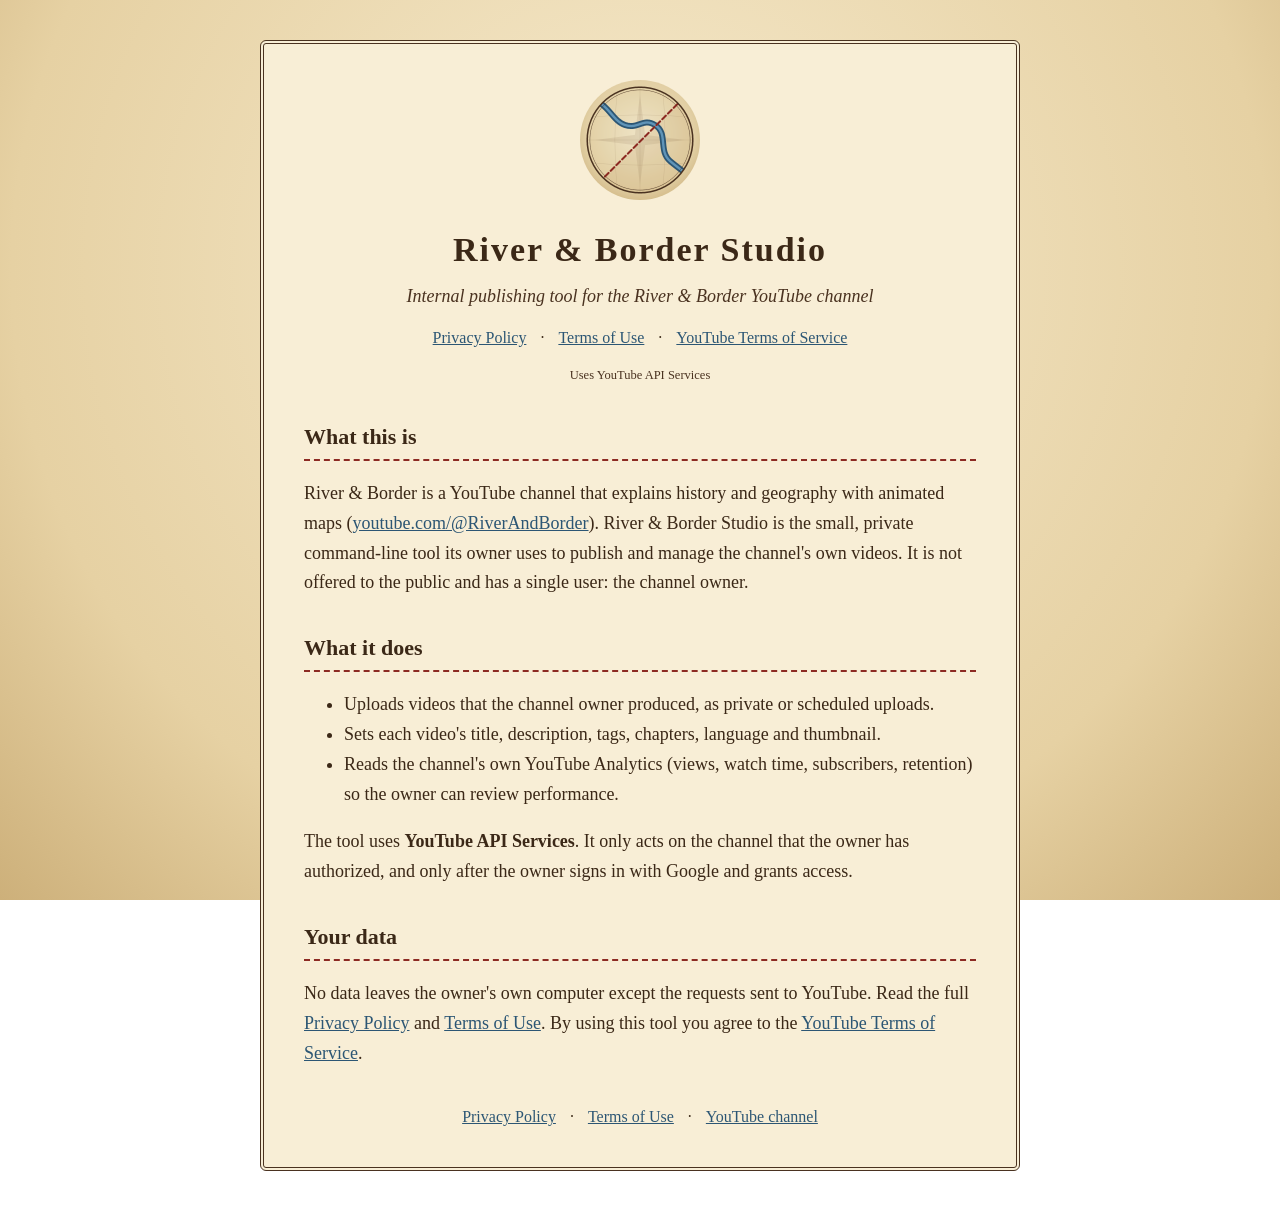
<file: index.html>
<!doctype html>
<html lang="en">
<head>
  <meta charset="utf-8">
  <meta name="viewport" content="width=device-width, initial-scale=1">
  <title>River &amp; Border Studio</title>
  <meta name="description" content="Internal publishing tool for the River & Border YouTube channel.">
  <link rel="stylesheet" href="style.css">
  <link rel="icon" href="logo.png">
</head>
<body>
<main>
  <header>
    <img src="logo.png" alt="River & Border logo">
    <h1>River &amp; Border Studio</h1>
    <p class="sub">Internal publishing tool for the River &amp; Border YouTube channel</p>
    <nav style="margin-top:14px">
      <a href="privacy.html">Privacy Policy</a> ·
      <a href="terms.html">Terms of Use</a> ·
      <a href="https://www.youtube.com/t/terms">YouTube Terms of Service</a>
    </nav>
    <p style="margin:10px 0 0;font-size:15px"><small>Uses YouTube API Services</small></p>
  </header>

  <h2>What this is</h2>
  <p>
    River &amp; Border is a YouTube channel that explains history and geography with animated maps
    (<a href="https://www.youtube.com/@RiverAndBorder">youtube.com/@RiverAndBorder</a>).
    River &amp; Border Studio is the small, private command-line tool its owner uses to publish and manage
    the channel's own videos. It is not offered to the public and has a single user: the channel owner.
  </p>

  <h2>What it does</h2>
  <ul>
    <li>Uploads videos that the channel owner produced, as private or scheduled uploads.</li>
    <li>Sets each video's title, description, tags, chapters, language and thumbnail.</li>
    <li>Reads the channel's own YouTube Analytics (views, watch time, subscribers, retention) so the owner can review performance.</li>
  </ul>
  <p>
    The tool uses <strong>YouTube API Services</strong>. It only acts on the channel that the owner has authorized,
    and only after the owner signs in with Google and grants access.
  </p>

  <h2>Your data</h2>
  <p>
    No data leaves the owner's own computer except the requests sent to YouTube. Read the full
    <a href="privacy.html">Privacy Policy</a> and <a href="terms.html">Terms of Use</a>.
    By using this tool you agree to the <a href="https://www.youtube.com/t/terms">YouTube Terms of Service</a>.
  </p>

  <nav>
    <a href="privacy.html">Privacy Policy</a> ·
    <a href="terms.html">Terms of Use</a> ·
    <a href="https://www.youtube.com/@RiverAndBorder">YouTube channel</a>
  </nav>
</main>
</body>
</html>
</file>
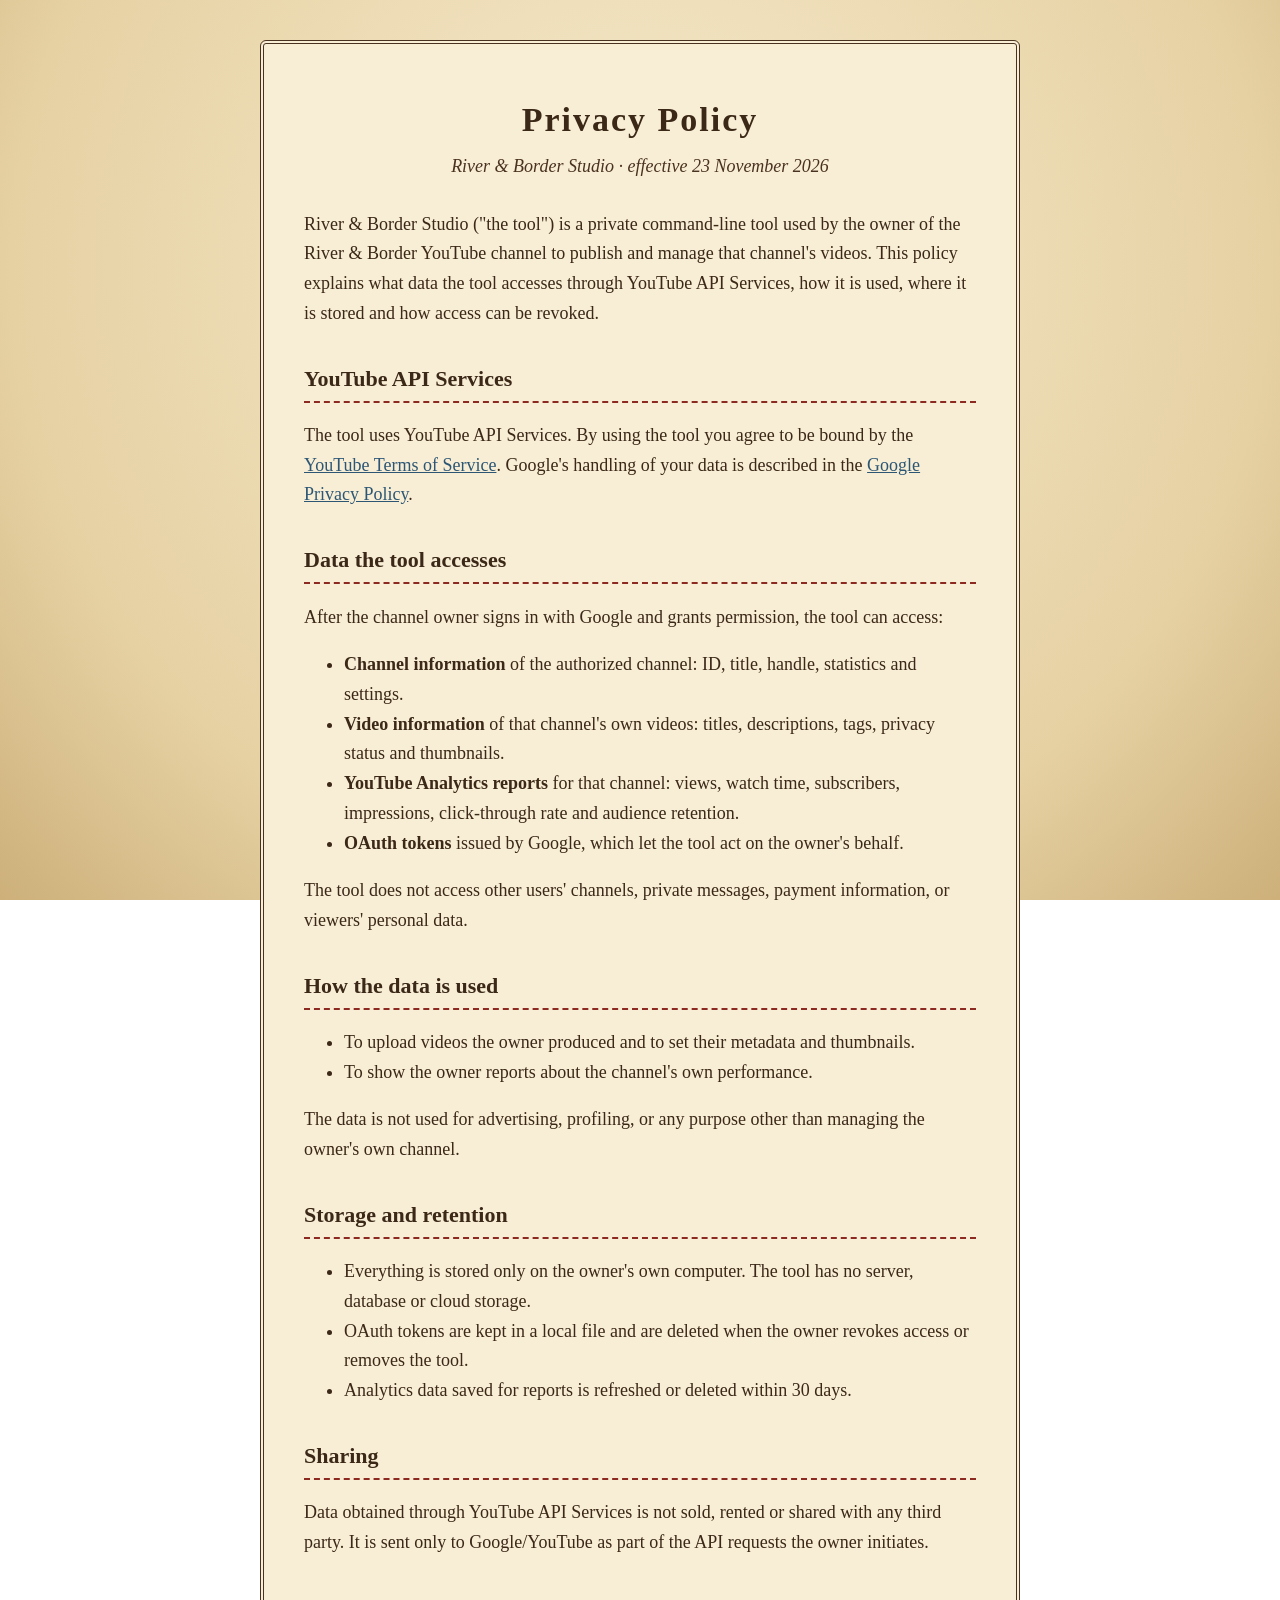
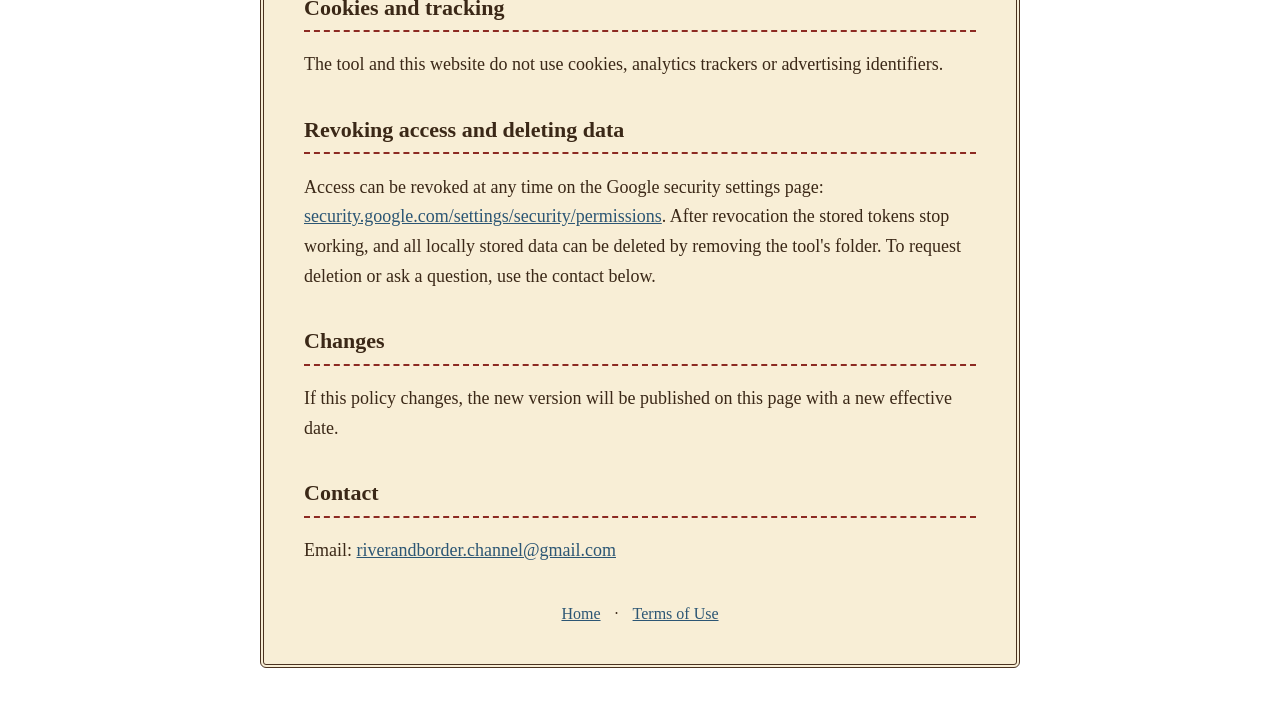
<file: privacy.html>
<!doctype html>
<html lang="en">
<head>
  <meta charset="utf-8">
  <meta name="viewport" content="width=device-width, initial-scale=1">
  <title>Privacy Policy · River &amp; Border Studio</title>
  <link rel="stylesheet" href="style.css">
  <link rel="icon" href="logo.png">
</head>
<body>
<main>
  <header>
    <h1>Privacy Policy</h1>
    <p class="sub">River &amp; Border Studio · effective 23 November 2026</p>
  </header>

  <p>
    River &amp; Border Studio ("the tool") is a private command-line tool used by the owner of the
    River &amp; Border YouTube channel to publish and manage that channel's videos. This policy explains
    what data the tool accesses through YouTube API Services, how it is used, where it is stored and how
    access can be revoked.
  </p>

  <h2>YouTube API Services</h2>
  <p>
    The tool uses YouTube API Services. By using the tool you agree to be bound by the
    <a href="https://www.youtube.com/t/terms">YouTube Terms of Service</a>. Google's handling of your data is
    described in the <a href="https://policies.google.com/privacy">Google Privacy Policy</a>.
  </p>

  <h2>Data the tool accesses</h2>
  <p>After the channel owner signs in with Google and grants permission, the tool can access:</p>
  <ul>
    <li><strong>Channel information</strong> of the authorized channel: ID, title, handle, statistics and settings.</li>
    <li><strong>Video information</strong> of that channel's own videos: titles, descriptions, tags, privacy status and thumbnails.</li>
    <li><strong>YouTube Analytics reports</strong> for that channel: views, watch time, subscribers, impressions, click-through rate and audience retention.</li>
    <li><strong>OAuth tokens</strong> issued by Google, which let the tool act on the owner's behalf.</li>
  </ul>
  <p>The tool does not access other users' channels, private messages, payment information, or viewers' personal data.</p>

  <h2>How the data is used</h2>
  <ul>
    <li>To upload videos the owner produced and to set their metadata and thumbnails.</li>
    <li>To show the owner reports about the channel's own performance.</li>
  </ul>
  <p>The data is not used for advertising, profiling, or any purpose other than managing the owner's own channel.</p>

  <h2>Storage and retention</h2>
  <ul>
    <li>Everything is stored only on the owner's own computer. The tool has no server, database or cloud storage.</li>
    <li>OAuth tokens are kept in a local file and are deleted when the owner revokes access or removes the tool.</li>
    <li>Analytics data saved for reports is refreshed or deleted within 30 days.</li>
  </ul>

  <h2>Sharing</h2>
  <p>
    Data obtained through YouTube API Services is not sold, rented or shared with any third party.
    It is sent only to Google/YouTube as part of the API requests the owner initiates.
  </p>

  <h2>Cookies and tracking</h2>
  <p>The tool and this website do not use cookies, analytics trackers or advertising identifiers.</p>

  <h2>Revoking access and deleting data</h2>
  <p>
    Access can be revoked at any time on the Google security settings page:
    <a href="https://security.google.com/settings/security/permissions">security.google.com/settings/security/permissions</a>.
    After revocation the stored tokens stop working, and all locally stored data can be deleted by removing the tool's folder.
    To request deletion or ask a question, use the contact below.
  </p>

  <h2>Changes</h2>
  <p>If this policy changes, the new version will be published on this page with a new effective date.</p>

  <h2>Contact</h2>
  <p>Email: <a href="mailto:riverandborder.channel@gmail.com">riverandborder.channel@gmail.com</a></p>

  <nav>
    <a href="index.html">Home</a> ·
    <a href="terms.html">Terms of Use</a>
  </nav>
</main>
</body>
</html>
</file>
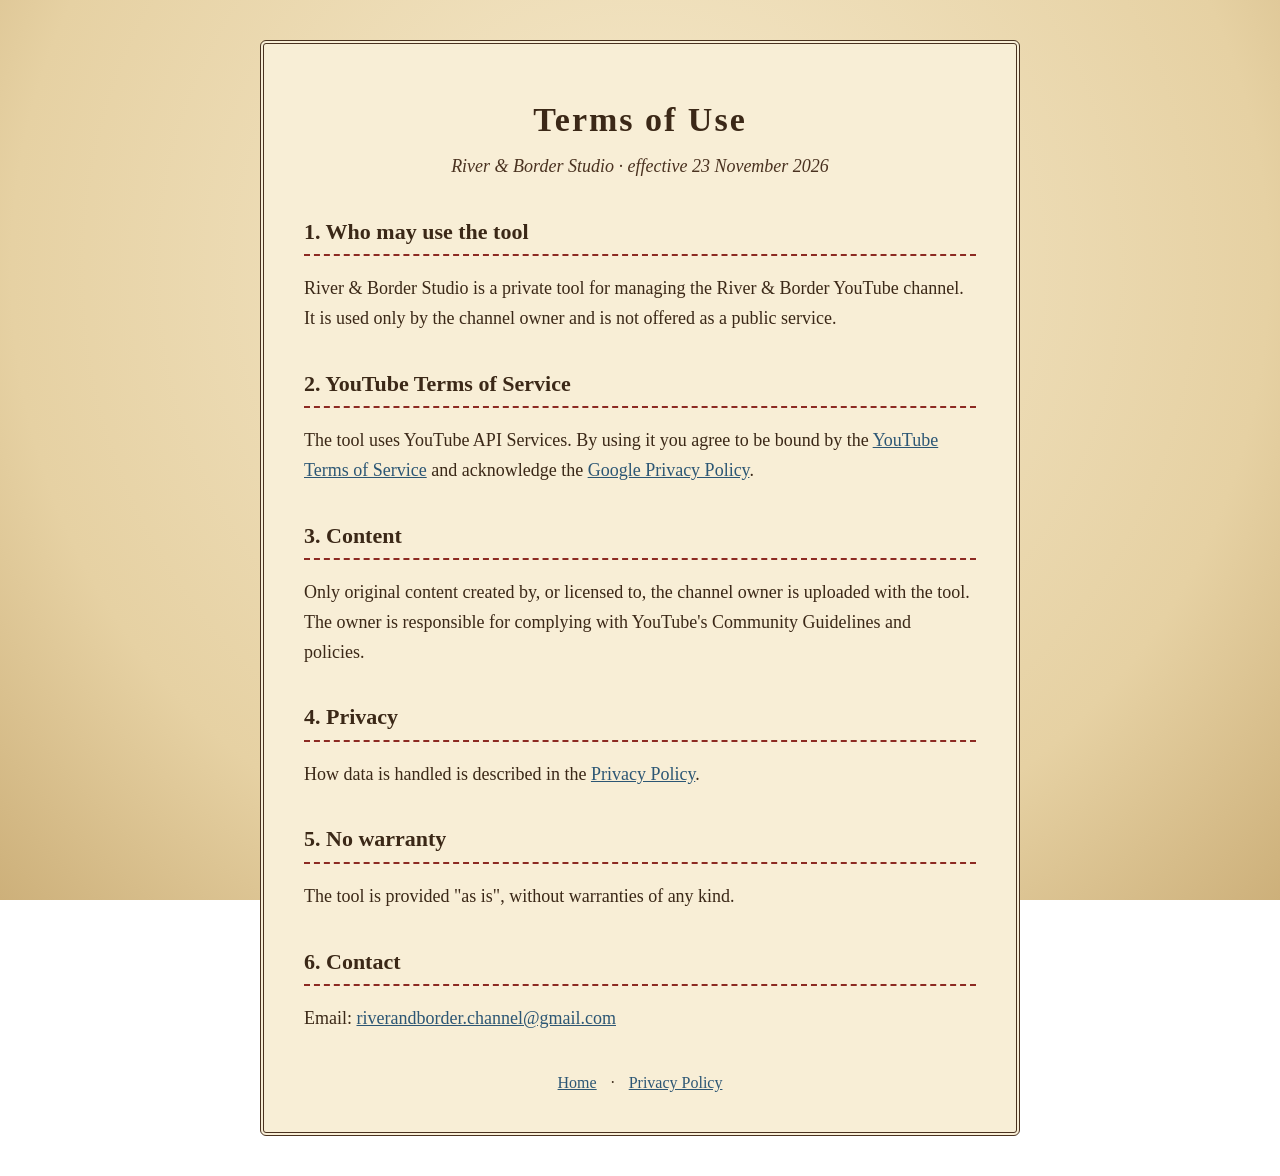
<file: terms.html>
<!doctype html>
<html lang="en">
<head>
  <meta charset="utf-8">
  <meta name="viewport" content="width=device-width, initial-scale=1">
  <title>Terms of Use · River &amp; Border Studio</title>
  <link rel="stylesheet" href="style.css">
  <link rel="icon" href="logo.png">
</head>
<body>
<main>
  <header>
    <h1>Terms of Use</h1>
    <p class="sub">River &amp; Border Studio · effective 23 November 2026</p>
  </header>

  <h2>1. Who may use the tool</h2>
  <p>
    River &amp; Border Studio is a private tool for managing the River &amp; Border YouTube channel.
    It is used only by the channel owner and is not offered as a public service.
  </p>

  <h2>2. YouTube Terms of Service</h2>
  <p>
    The tool uses YouTube API Services. By using it you agree to be bound by the
    <a href="https://www.youtube.com/t/terms">YouTube Terms of Service</a> and acknowledge the
    <a href="https://policies.google.com/privacy">Google Privacy Policy</a>.
  </p>

  <h2>3. Content</h2>
  <p>
    Only original content created by, or licensed to, the channel owner is uploaded with the tool.
    The owner is responsible for complying with YouTube's Community Guidelines and policies.
  </p>

  <h2>4. Privacy</h2>
  <p>How data is handled is described in the <a href="privacy.html">Privacy Policy</a>.</p>

  <h2>5. No warranty</h2>
  <p>The tool is provided "as is", without warranties of any kind.</p>

  <h2>6. Contact</h2>
  <p>Email: <a href="mailto:riverandborder.channel@gmail.com">riverandborder.channel@gmail.com</a></p>

  <nav>
    <a href="index.html">Home</a> ·
    <a href="privacy.html">Privacy Policy</a>
  </nav>
</main>
</body>
</html>
</file>
<file: style.css>
:root {
  --paper: #f3e6c5;
  --paper-2: #e6d1a3;
  --ink: #3b2817;
  --ink-2: #4a3220;
  --river: #2c5674;
  --border: #8c2a22;
}
* { box-sizing: border-box; }
body {
  margin: 0;
  background: radial-gradient(circle at 50% 30%, #f6eacd, var(--paper-2) 70%, #cdb07a);
  background-attachment: fixed;
  color: var(--ink);
  font: 18px/1.65 Georgia, "Times New Roman", serif;
}
main {
  max-width: 760px;
  margin: 40px auto;
  padding: 36px 40px;
  background: #f8eed6;
  border: 4px double var(--ink-2);
  border-radius: 6px;
}
header { text-align: center; margin-bottom: 28px; }
header img { width: 120px; height: 120px; border-radius: 50%; }
h1 { font-size: 34px; letter-spacing: 2px; margin: 12px 0 4px; }
h2 { font-size: 22px; margin-top: 32px; border-bottom: 2px dashed var(--border); padding-bottom: 4px; }
.sub { font-style: italic; color: var(--ink-2); margin: 0; }
a { color: var(--river); }
nav { text-align: center; margin-top: 36px; font-size: 16px; }
nav a { margin: 0 10px; }
small { color: var(--ink-2); }
@media (max-width: 640px) {
  main { margin: 0; padding: 24px 16px; border-width: 0; border-radius: 0; }
  h1 { font-size: 28px; }
}
</file>
